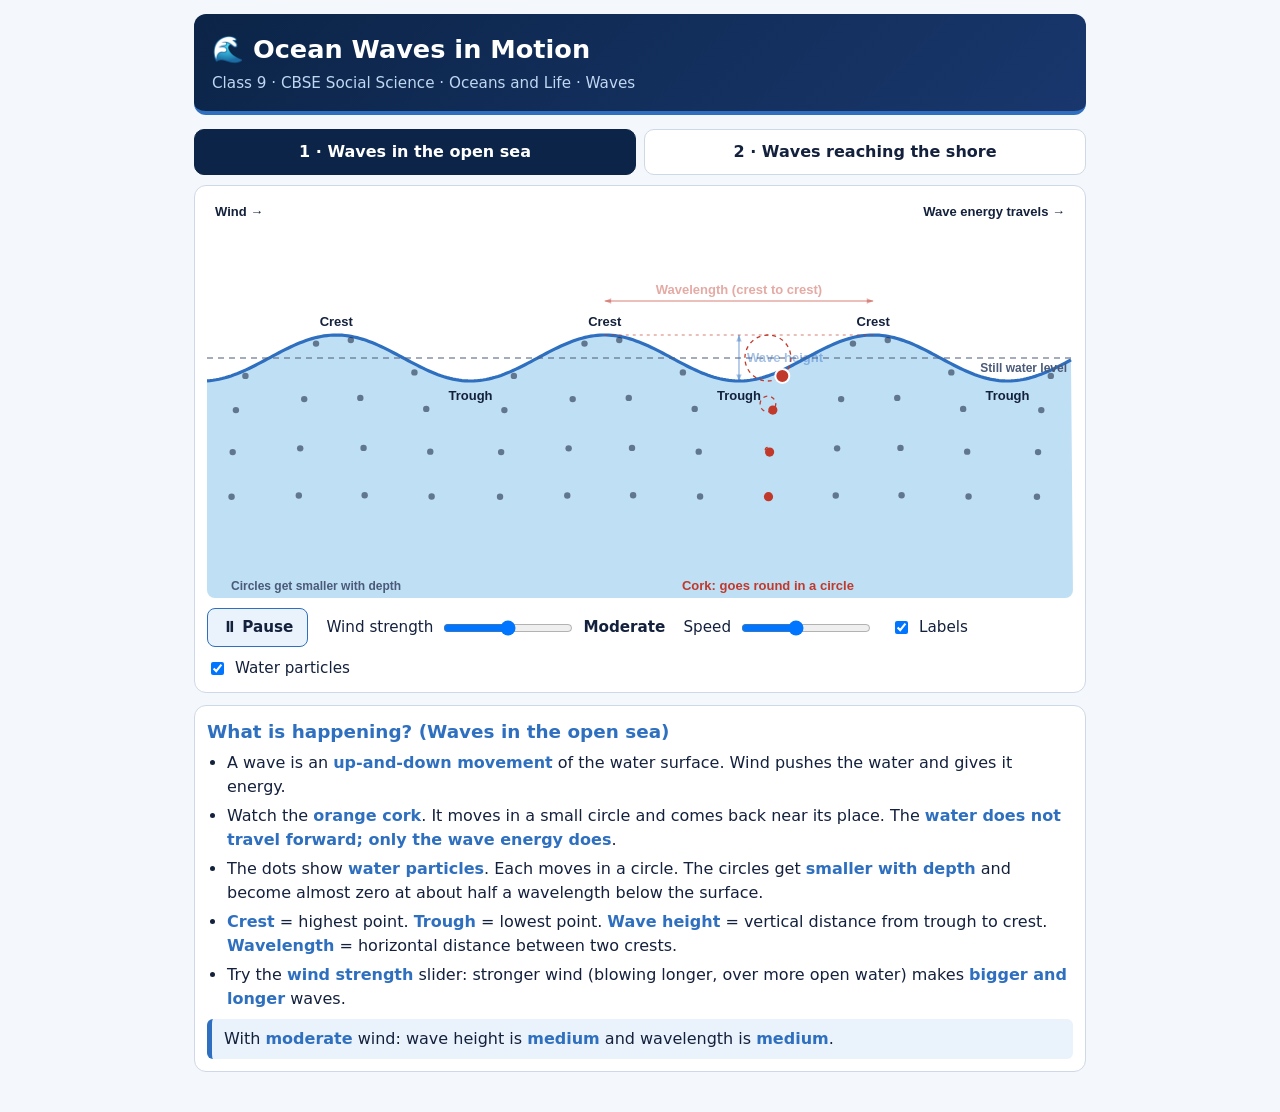
<file: Ocean Waves in Motion (Class 9 SST).html>
<!doctype html>
<html lang="en"><head><meta charset="utf-8">
<meta name="viewport" content="width=device-width, initial-scale=1, viewport-fit=cover">
<title>Ocean Waves in Motion</title>
<style>
:root{box-sizing:border-box;padding-top:env(safe-area-inset-top,0px);padding-bottom:env(safe-area-inset-bottom,0px);
--bg:#f4f8fc;--card:#fff;--ink:#14213d;--mut:#4a5a78;--navy:#0b2447;--blue:#2e6fbf;--line:#cfd8e6;--sea:#bfdff5;--sand:#d9c79a;--accent:#c0392b;--tint:#eaf3fb}
@media (prefers-color-scheme:dark){:root:not([data-theme="light"]){--bg:#0a1220;--card:#111c31;--ink:#e6eefb;--mut:#9db0cf;--navy:#06101f;--blue:#6aa8f0;--line:#243453;--sea:#1b4a7a;--sand:#6b5f3e;--accent:#ff8a75;--tint:#16243d}}
:root[data-theme="dark"]{--bg:#0a1220;--card:#111c31;--ink:#e6eefb;--mut:#9db0cf;--navy:#06101f;--blue:#6aa8f0;--line:#243453;--sea:#1b4a7a;--sand:#6b5f3e;--accent:#ff8a75;--tint:#16243d}
*{box-sizing:border-box}
html,body{margin:0}
body{background:var(--bg);color:var(--ink);font-family:Calibri,Carlito,"Segoe UI",system-ui,sans-serif;font-size:16px;line-height:1.5}
main{max-width:920px;margin:0 auto;padding:14px 14px 28px}
header{background:linear-gradient(135deg,var(--navy),#19376d);color:#fff;border-radius:12px;padding:16px 18px;border-bottom:4px solid var(--blue)}
h1{margin:0;font-size:1.6rem}header p{margin:4px 0 0;color:#bfd7f2;font-size:.95rem}
.tabs{display:flex;gap:8px;margin:14px 0 10px;flex-wrap:wrap}
button{font:inherit;cursor:pointer}
.tabs button{flex:1 1 220px;padding:10px 12px;border-radius:10px;border:1px solid var(--line);background:var(--card);color:var(--ink);font-weight:700}
.tabs button.on{background:var(--navy);color:#fff;border-color:var(--navy)}
.card{background:var(--card);border:1px solid var(--line);border-radius:12px;padding:12px;margin-bottom:12px}
canvas{display:block;width:100%;border-radius:8px;background:var(--card)}
.ctl{display:flex;flex-wrap:wrap;gap:10px 18px;align-items:center;margin-top:10px;font-size:.95rem}
.ctl button{padding:7px 14px;border-radius:8px;border:1px solid var(--blue);background:var(--tint);color:var(--ink);font-weight:700}
.ctl label{display:flex;align-items:center;gap:8px}
.ctl input[type=range]{width:130px}
#info h2{margin:0 0 6px;font-size:1.15rem;color:var(--blue)}
#info ul{margin:6px 0;padding-left:20px}#info li{margin:5px 0}
#info b{color:var(--blue)}
.live{background:var(--tint);border-left:5px solid var(--blue);padding:8px 12px;border-radius:6px;margin-top:8px}
</style></head>
<body><main>
<header><h1>🌊 Ocean Waves in Motion</h1><p>Class 9 · CBSE Social Science · Oceans and Life · Waves</p></header>
<nav class="tabs"><button id="t1" class="on">1 · Waves in the open sea</button><button id="t2">2 · Waves reaching the shore</button></nav>
<section class="card">
<canvas id="cv" role="img" aria-label="Animated ocean waves with labels"></canvas>
<div class="ctl">
<button id="pp">⏸ Pause</button>
<label>Wind strength <input id="wind" type="range" min="1" max="5" step="1" value="3"><b id="wv">Moderate</b></label>
<label>Speed <input id="spd" type="range" min="0.3" max="2" step="0.1" value="1"></label>
<label id="l1"><input id="lb" type="checkbox" checked> Labels</label>
<label id="l2"><input id="dt" type="checkbox" checked> Water particles</label>
</div></section>
<section class="card" id="info"></section>
</main>
<script>
const $=s=>document.querySelector(s),cv=$('#cv'),ctx=cv.getContext('2d');
let W=0,H=340,view=1,t=0,playing=!matchMedia('(prefers-reduced-motion: reduce)').matches,last=performance.now();
const st={wind:3,speed:1,labels:true,dots:true},NAMES=['Light','Gentle','Moderate','Strong','Very strong'];
function size(){const d=devicePixelRatio||1;W=cv.parentElement.clientWidth-24;H=Math.round(Math.min(400,Math.max(290,W*.55)));cv.width=W*d;cv.height=H*d;cv.style.height=H+'px';ctx.setTransform(d,0,0,d,0,0)}
addEventListener('resize',size);size();
const col=k=>getComputedStyle(document.documentElement).getPropertyValue('--'+k).trim();
function txt(s,x,y,c,sz,al,a){ctx.save();if(a!==undefined)ctx.globalAlpha*=a;ctx.fillStyle=c;ctx.font='700 '+sz+'px Calibri,Carlito,"Segoe UI",sans-serif';ctx.textAlign=al||'center';ctx.fillText(s,x,y);ctx.restore()}
function arrow(x1,y1,x2,y2,c){const a=Math.atan2(y2-y1,x2-x1);ctx.strokeStyle=c;ctx.fillStyle=c;ctx.lineWidth=1.6;ctx.setLineDash([]);ctx.beginPath();ctx.moveTo(x1,y1);ctx.lineTo(x2,y2);ctx.stroke();
for(const [x,y,d] of [[x2,y2,0],[x1,y1,Math.PI]]){ctx.beginPath();ctx.moveTo(x,y);ctx.lineTo(x-7*Math.cos(a+d-.4),y-7*Math.sin(a+d-.4));ctx.lineTo(x-7*Math.cos(a+d+.4),y-7*Math.sin(a+d+.4));ctx.closePath();ctx.fill()}}
const fs=()=>W<520?11:13;

function openSea(){
const s=st.wind,lam=W*(.16+.05*s),A=5+s*6,k=2*Math.PI/lam,T=3,om=2*Math.PI/T,c=lam/T,base=H*.4,ds=Math.min(46,(H-base-26)/3.2),
ink=col('ink'),blue=col('blue'),acc=col('accent'),mut=col('mut'),f=fs();
ctx.beginPath();ctx.moveTo(0,H);for(let x=0;x<=W;x+=3)ctx.lineTo(x,base-A*Math.cos(k*x-om*t));ctx.lineTo(W,H);ctx.closePath();ctx.fillStyle=col('sea');ctx.fill();
ctx.beginPath();for(let x=0;x<=W;x+=3){const y=base-A*Math.cos(k*x-om*t);x?ctx.lineTo(x,y):ctx.moveTo(x,y)}ctx.strokeStyle=blue;ctx.lineWidth=3.2;ctx.stroke();
ctx.setLineDash([6,5]);ctx.strokeStyle=mut;ctx.lineWidth=1;ctx.beginPath();ctx.moveTo(0,base);ctx.lineTo(W,base);ctx.stroke();ctx.setLineDash([]);
txt('Still water level',W-6,base+14,mut,f-1,'right');
txt('Wind →',8,18,ink,f,'left');txt('Wave energy travels →',W-8,18,ink,f,'right');
const sp=lam/4,iT=Math.floor((W*.7-24)/sp);
if(st.dots){for(let i=0;24+i*sp<W-8;i++){const x0=24+i*sp,th=k*x0-om*t;
for(let d=0;d<4;d++){const r=A*Math.exp(-k*d*ds),px=x0-r*Math.sin(th),py=base+d*ds-r*Math.cos(th),tr=i===iT;
if(tr){ctx.setLineDash([4,4]);ctx.strokeStyle=acc;ctx.lineWidth=1.3;ctx.beginPath();ctx.arc(x0,base+d*ds,Math.max(r,1),0,7);ctx.stroke();ctx.setLineDash([])}
ctx.beginPath();ctx.arc(px,py,tr?4.6:3.2,0,7);ctx.fillStyle=tr?acc:ink;ctx.globalAlpha=tr?1:.55;ctx.fill();ctx.globalAlpha=1}}
const th=k*(24+iT*sp)-om*t,x0=24+iT*sp;
ctx.beginPath();ctx.arc(x0-A*Math.sin(th),base-A*Math.cos(th),7,0,7);ctx.fillStyle=acc;ctx.fill();ctx.strokeStyle='#fff';ctx.lineWidth=2;ctx.stroke();
txt('Cork: goes round in a circle',x0,H-8,acc,f,'center');
txt('Circles get smaller with depth',24,H-8,mut,f-1,'left',W>620?1:0)}
const off=((c*t)%lam+lam)%lam;
if(st.labels)for(let n=-1;n<=6;n++){const xc=off+n*lam,xt=xc+lam/2,pc=xt;
if(xc>16&&xc<W-16)txt('Crest',xc,base-A-9,ink,f,'center');
if(xt>22&&xt<W-22)txt('Trough',xt,base+A+19,ink,f,'center');
const al=Math.max(0,1-Math.abs(pc-W/2)/(W*.2));
if(al>.03&&xc>6&&xc+lam<W-6){ctx.save();ctx.globalAlpha=al;const y=base-A-34;
arrow(xc,y,xc+lam,y,acc);txt('Wavelength (crest to crest)',pc,y-7,acc,f,'center');
ctx.setLineDash([3,4]);ctx.strokeStyle=acc;ctx.beginPath();ctx.moveTo(xc,base-A);ctx.lineTo(xc+lam,base-A);ctx.stroke();ctx.setLineDash([]);
arrow(pc,base+A,pc,base-A,blue);txt('Wave height',pc+8,base+4,blue,f,'left');ctx.restore()}}
}

function shore(){
const s=st.wind,sea=H*.34,D0=H*.46,k0=2*Math.PI/(W*.2),om=2*Math.PI/3,A0=3+s*2.2,xe=W*.9,ink=col('ink'),blue=col('blue'),acc=col('accent'),mut=col('mut'),f=fs(),
dep=x=>x<xe?D0*(1-x/xe):0,bed=x=>x<xe?sea+dep(x):sea-(x-xe)*.5;
let ph=0,xb=-1;const pts=[];
for(let x=0;x<=xe;x+=3){const d=Math.max(dep(x),16),k=k0*Math.sqrt(D0/d);ph+=k*3;let A=A0*Math.pow(D0/d,.25);
if(xb<0&&A>.42*d)xb=x;if(xb>=0)A*=Math.max(.25,1-(x-xb)/(W*.1));
const th=ph-om*t,b=.35*(1-d/D0);let y=sea-A*(Math.cos(th)+b*Math.cos(2*th));y=Math.min(y,bed(x)-1);pts.push([x,y,th])}
ctx.beginPath();ctx.moveTo(0,pts[0][1]);for(const p of pts)ctx.lineTo(p[0],p[1]);ctx.lineTo(xe,sea);for(let x=xe;x>=0;x-=3)ctx.lineTo(x,bed(x));ctx.closePath();ctx.fillStyle=col('sea');ctx.fill();
ctx.beginPath();ctx.moveTo(0,H);for(let x=0;x<=W;x+=3)ctx.lineTo(x,bed(x));ctx.lineTo(W,H);ctx.closePath();ctx.fillStyle=col('sand');ctx.fill();
ctx.beginPath();pts.forEach((p,i)=>i?ctx.lineTo(p[0],p[1]):ctx.moveTo(p[0],p[1]));ctx.strokeStyle=blue;ctx.lineWidth=3;ctx.stroke();
if(xb>=0)for(const p of pts)if(p[0]>=xb&&Math.cos(p[2])>.55)for(let j=0;j<3;j++){const h=Math.sin(p[0]*12.9+j*78.2+Math.floor(t*8)*3.1)*43758;ctx.beginPath();ctx.arc(p[0]+(h%1)*8-4,p[1]-2-Math.abs((h*7)%1)*7,2.4,0,7);ctx.fillStyle='#fff';ctx.globalAlpha=.9;ctx.fill();ctx.globalAlpha=1}
ctx.setLineDash([6,5]);ctx.strokeStyle=mut;ctx.lineWidth=1;ctx.beginPath();ctx.moveTo(0,sea);ctx.lineTo(xe,sea);ctx.stroke();ctx.setLineDash([]);
arrow(14,sea,14,sea+D0,acc);txt('Depth',22,sea+D0/2,acc,f,'left');
txt('Deep water: long, low, fast waves',W*.12,H-10,ink,f,'left');
txt('Shallow water: shorter, taller, slower',W*.5,sea+D0*.8,ink,f,'center',W>560?1:0);
if(xb>=0)txt('Breaking zone',xb+20,sea-A0*3.4-14,acc,f,'center');
txt('Beach',W*.95,sea-(W*.05)*.5-12,ink,f,'center');txt('Waves →',W*.2,18,ink,f,'center');
}

const INFO=[
`<h2>What is happening? (Waves in the open sea)</h2><ul>
<li>A wave is an <b>up-and-down movement</b> of the water surface. Wind pushes the water and gives it energy.</li>
<li>Watch the <b>orange cork</b>. It moves in a small circle and comes back near its place. The <b>water does not travel forward; only the wave energy does</b>.</li>
<li>The dots show <b>water particles</b>. Each moves in a circle. The circles get <b>smaller with depth</b> and become almost zero at about half a wavelength below the surface.</li>
<li><b>Crest</b> = highest point. <b>Trough</b> = lowest point. <b>Wave height</b> = vertical distance from trough to crest. <b>Wavelength</b> = horizontal distance between two crests.</li>
<li>Try the <b>wind strength</b> slider: stronger wind (blowing longer, over more open water) makes <b>bigger and longer</b> waves.</li></ul><div class="live" id="live"></div>`,
`<h2>What is happening? (Waves reaching the shore)</h2><ul>
<li>As the sea becomes <b>shallow</b>, the bottom of the wave drags on the seabed. The wave <b>slows down</b>.</li>
<li>The waves bunch up, so the <b>wavelength becomes shorter</b>, while the <b>wave height increases</b>.</li>
<li>When the wave becomes too tall for the shallow water, the top moves ahead of the bottom and the wave <b>breaks</b>, forming white foam. This is the <b>breaking zone</b>.</li>
<li>Breaking waves <b>erode</b> cliffs (forming caves, arches and stacks) and <b>deposit</b> sand to make <b>beaches</b>.</li>
<li>Try a stronger wind: bigger waves break earlier, farther from the beach.</li></ul>`];
const SIZE=['very small','small','medium','large','very large'];
function setView(v){view=v;$('#t1').classList.toggle('on',v===1);$('#t2').classList.toggle('on',v===2);$('#l1').style.display=$('#l2').style.display=v===1?'flex':'none';$('#info').innerHTML=INFO[v-1];upd()}
function upd(){$('#wv').textContent=NAMES[st.wind-1];const l=$('#live');if(l)l.innerHTML='With <b>'+NAMES[st.wind-1].toLowerCase()+'</b> wind: wave height is <b>'+SIZE[st.wind-1]+'</b> and wavelength is <b>'+SIZE[st.wind-1]+'</b>.'}
$('#t1').onclick=()=>setView(1);$('#t2').onclick=()=>setView(2);
$('#pp').onclick=()=>{playing=!playing;$('#pp').textContent=playing?'⏸ Pause':'▶ Play'};
$('#wind').oninput=e=>{st.wind=+e.target.value;upd()};$('#spd').oninput=e=>st.speed=+e.target.value;
$('#lb').onchange=e=>st.labels=e.target.checked;$('#dt').onchange=e=>st.dots=e.target.checked;
if(!playing)$('#pp').textContent='▶ Play';
function frame(now){const dt=Math.min(.05,(now-last)/1000);last=now;if(playing)t+=dt*st.speed;
ctx.clearRect(0,0,W,H);ctx.fillStyle=col('card');ctx.fillRect(0,0,W,H);view===1?openSea():shore();requestAnimationFrame(frame)}
setView(1);requestAnimationFrame(frame);
</script></body></html>
</file>
